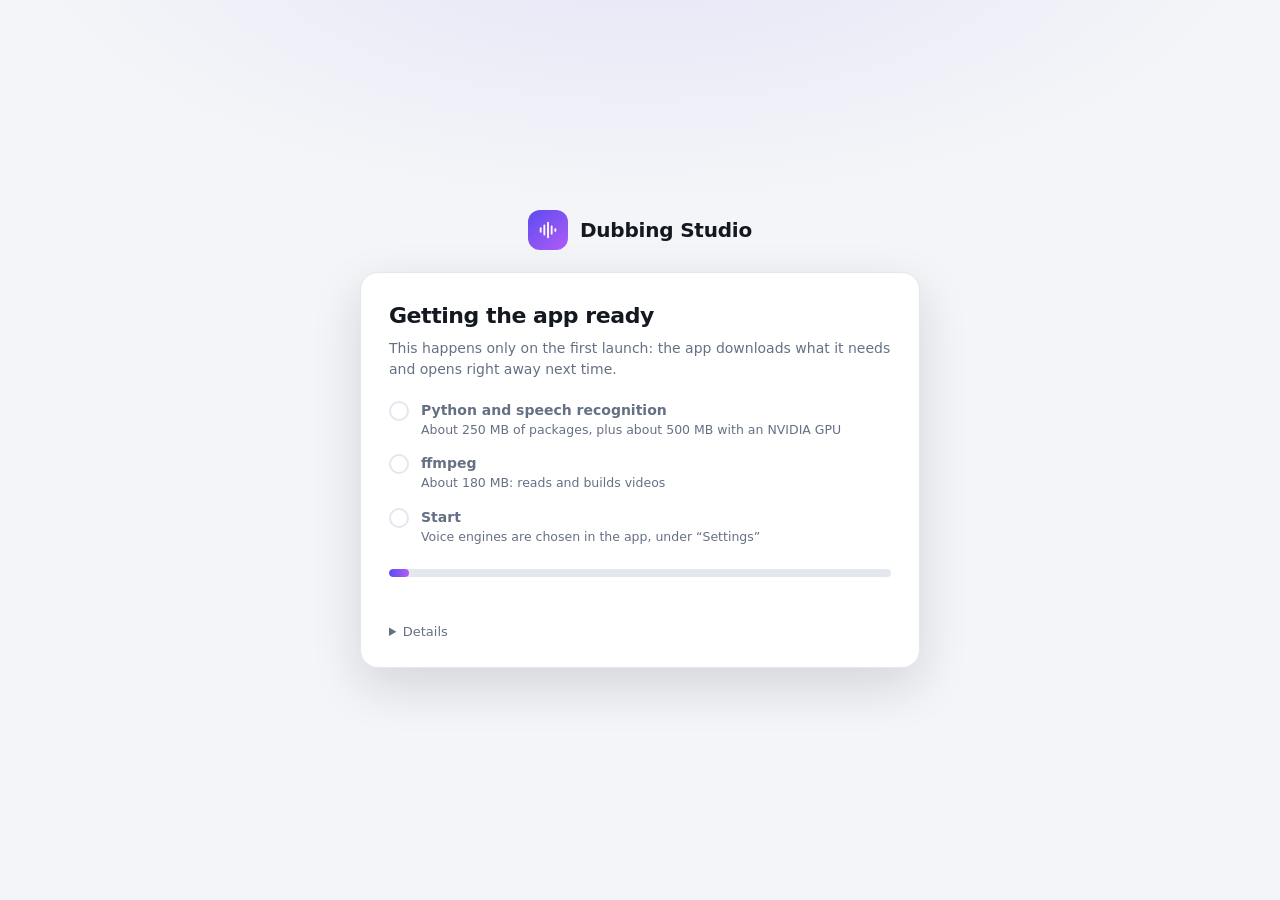
<file: desktop/setup/index.html>
<!doctype html>
<html lang="ru">
<head>
  <meta charset="utf-8">
  <meta name="viewport" content="width=device-width, initial-scale=1">
  <title>Dubbing Studio</title>
  <link rel="stylesheet" href="setup.css">
</head>
<body>
  <main class="setup">
    <div class="brand">
      <span class="brand-mark">
        <svg viewBox="0 0 24 24" aria-hidden="true"><path d="M4 10v4M8 7v10M12 4v16M16 8v8M20 11v2"/></svg>
      </span>
      <span>Dubbing Studio</span>
    </div>

    <section class="card" id="card">
      <h1 data-text="title"></h1>
      <p class="lead" data-text="lead"></p>

      <ol class="steps">
        <li data-step="python"><span class="dot"></span><span><strong data-text="python"></strong><small data-text="pythonHint"></small></span></li>
        <li data-step="ffmpeg"><span class="dot"></span><span><strong data-text="ffmpeg"></strong><small data-text="ffmpegHint"></small></span></li>
        <li data-step="start"><span class="dot"></span><span><strong data-text="start"></strong><small data-text="startHint"></small></span></li>
      </ol>

      <div class="progress"><div class="fill" id="fill"></div></div>
      <p class="status" id="status"></p>

      <details class="log">
        <summary data-text="details"></summary>
        <pre id="log"></pre>
      </details>

      <div class="actions" id="errorActions" hidden>
        <button type="button" id="openLogs" class="secondary" data-text="openLogs"></button>
        <button type="button" id="retry" class="primary" data-text="retry"></button>
      </div>
    </section>

    <p class="foot" id="foot"></p>
  </main>
  <script src="setup.js"></script>
</body>
</html>
</file>
<file: desktop/setup/setup.css>
:root {
  color-scheme: light dark;
  --font: "Segoe UI Variable Text", "Segoe UI", system-ui, -apple-system, "SF Pro Text", Inter, Roboto, sans-serif;
  --bg: #f4f5f8;
  --panel: #ffffff;
  --ink: #141821;
  --muted: #667085;
  --line: #e4e7ee;
  --accent: #5b4cf0;
  --accent-2: #b25cf6;
  --accent-soft: rgba(91, 76, 240, .10);
  --green: #138a5e;
  --red: #d23f4f;
}

@media (prefers-color-scheme: dark) {
  :root {
    --bg: #0b0d12;
    --panel: #12151c;
    --ink: #e9ecf2;
    --muted: #8d96a8;
    --line: #222836;
    --accent: #7c6cff;
    --accent-2: #c07cff;
    --accent-soft: rgba(124, 108, 255, .16);
    --green: #34c38f;
    --red: #f0616f;
  }
}

[hidden] {
  display: none !important;
}

* {
  box-sizing: border-box;
}

body {
  margin: 0;
  min-height: 100vh;
  display: grid;
  place-items: center;
  color: var(--ink);
  background: radial-gradient(900px 420px at 50% -10%, var(--accent-soft), transparent 70%), var(--bg);
  font: 14px/1.5 var(--font);
  -webkit-font-smoothing: antialiased;
}

.setup {
  width: min(560px, calc(100vw - 40px));
  display: grid;
  gap: 22px;
}

.brand {
  display: flex;
  align-items: center;
  justify-content: center;
  gap: 12px;
  font-size: 20px;
  font-weight: 700;
  letter-spacing: -.01em;
}

.brand-mark {
  width: 40px;
  height: 40px;
  display: grid;
  place-items: center;
  border-radius: 12px;
  background: linear-gradient(140deg, var(--accent), var(--accent-2));
}

.brand-mark svg {
  width: 22px;
  height: 22px;
  fill: none;
  stroke: #fff;
  stroke-width: 2;
  stroke-linecap: round;
}

.card {
  padding: 26px 28px;
  border: 1px solid var(--line);
  border-radius: 18px;
  background: var(--panel);
  box-shadow: 0 18px 50px rgba(16, 24, 40, .14);
}

h1 {
  margin: 0 0 6px;
  font-size: 22px;
  letter-spacing: -.02em;
}

.lead {
  margin: 0 0 20px;
  color: var(--muted);
}

.steps {
  display: grid;
  gap: 14px;
  margin: 0 0 22px;
  padding: 0;
  list-style: none;
}

.steps li {
  display: grid;
  grid-template-columns: auto 1fr;
  gap: 12px;
  align-items: start;
  color: var(--muted);
}

.steps strong {
  display: block;
  font-weight: 600;
}

.steps small {
  display: block;
  font-size: 12.5px;
}

.dot {
  width: 20px;
  height: 20px;
  margin-top: 1px;
  border-radius: 50%;
  border: 2px solid var(--line);
}

.steps li.active {
  color: var(--ink);
}

.steps li.active .dot {
  border-color: var(--accent);
  border-top-color: transparent;
  animation: spin .9s linear infinite;
}

.steps li.done .dot {
  border-color: var(--green);
  background: var(--green);
  box-shadow: inset 0 0 0 4px var(--panel);
}

.steps li.failed .dot {
  border-color: var(--red);
  background: var(--red);
}

.progress {
  height: 8px;
  overflow: hidden;
  border-radius: 999px;
  background: var(--line);
}

.fill {
  width: 4%;
  height: 100%;
  border-radius: 999px;
  background: linear-gradient(90deg, var(--accent), var(--accent-2));
  transition: width .4s ease;
}

.fill.indeterminate {
  width: 30%;
  animation: slide 1.4s ease-in-out infinite;
}

.status {
  min-height: 21px;
  margin: 10px 0 0;
  color: var(--muted);
  font-size: 13px;
  overflow: hidden;
  text-overflow: ellipsis;
  white-space: nowrap;
}

.status.error {
  color: var(--red);
  white-space: normal;
}

.log {
  margin-top: 14px;
}

.log summary {
  cursor: pointer;
  color: var(--muted);
  font-size: 13px;
}

.log pre {
  max-height: 200px;
  overflow: auto;
  margin: 8px 0 0;
  padding: 10px 12px;
  border-radius: 10px;
  color: #d7deea;
  background: #0d1016;
  font-size: 12px;
  white-space: pre-wrap;
}

.actions {
  display: flex;
  justify-content: flex-end;
  gap: 10px;
  margin-top: 18px;
}

button {
  min-height: 38px;
  padding: 8px 16px;
  border: 1px solid var(--line);
  border-radius: 10px;
  color: var(--ink);
  background: var(--panel);
  font: inherit;
  font-weight: 600;
  cursor: pointer;
}

button.primary {
  color: #fff;
  border-color: transparent;
  background: var(--accent);
}

.foot {
  margin: 0;
  color: var(--muted);
  font-size: 12px;
  text-align: center;
}

@keyframes spin {
  to { transform: rotate(360deg); }
}

@keyframes slide {
  0% { transform: translateX(-100%); }
  100% { transform: translateX(340%); }
}
</file>
